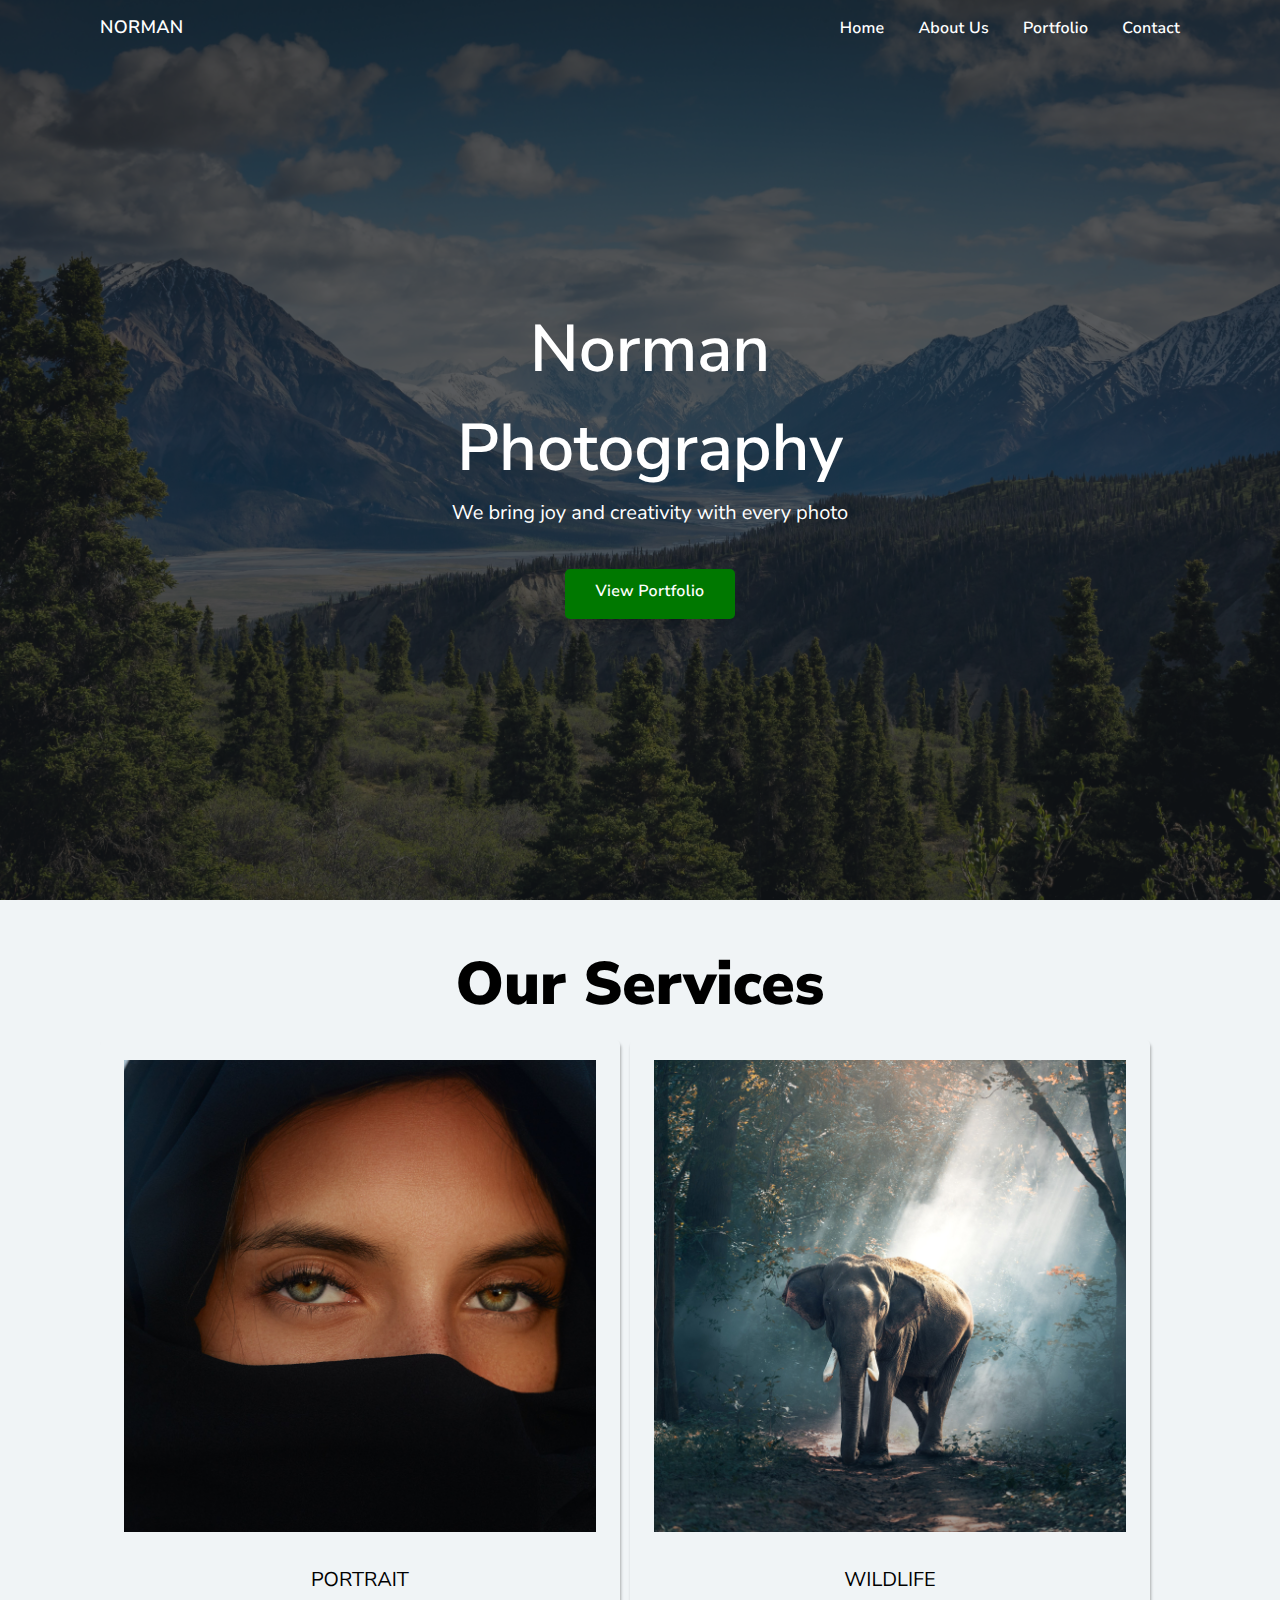
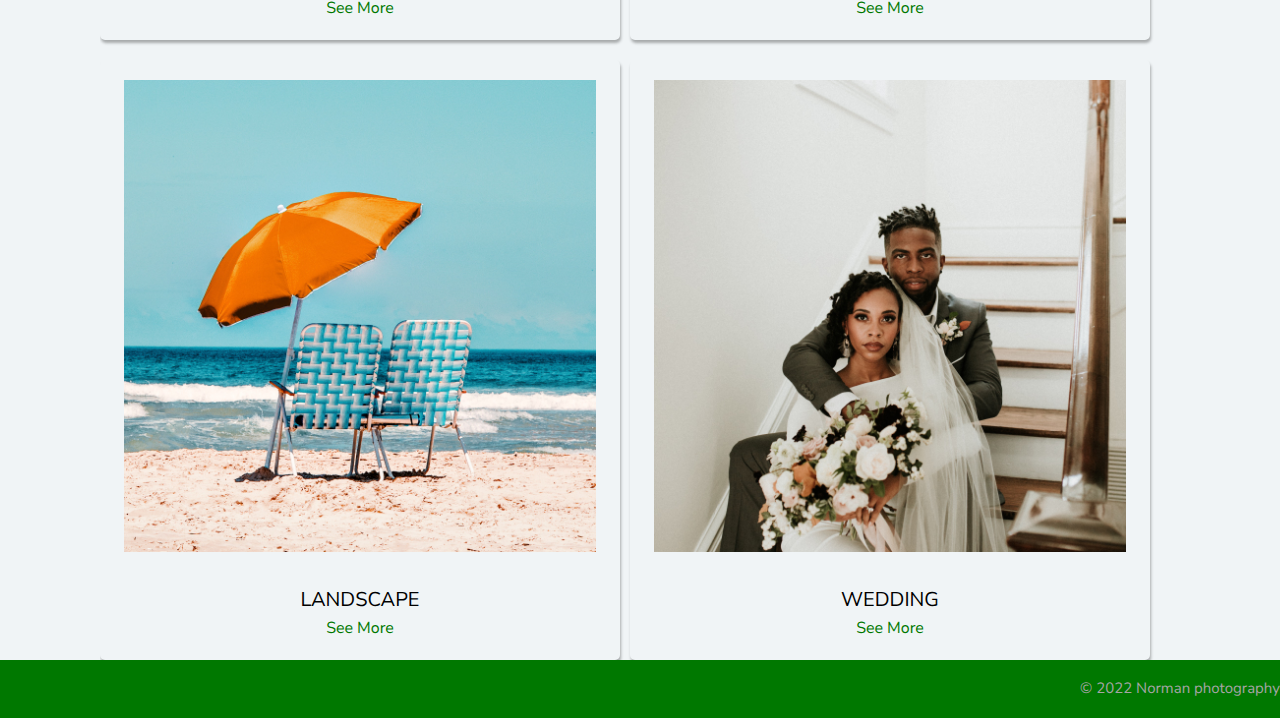
<file: index.html>
<!DOCTYPE html>
<html lang="en" dir="ltr">

<head>
    <meta charset="UTF-8">
    <meta name="viewport" content="width=device-width, intial scale=1.0">
    <meta name="author" content="Team">
    <meta name="description" content="Norman">
    <meta name="keywords" content="pictures, photos, photography">
    <link rel="preconnect" href="https://fonts.googleapis.com">
    <link rel="preconnect" href="https://fonts.gstatic.com" crossorigin>
    <link rel="stylesheet" href="https://fonts.googleapis.com/css2?family=Nunito+Sans:wght@400;600;700&display=swap">
    <link rel="stylesheet" href="https://cdnjs.cloudflare.com/ajax/libs/font-awesome/6.2.0/css/all.min.css"
        integrity="sha512-xh6O/CkQoPOWDdYTDqeRdPCVd1SpvCA9XXcUnZS2FmJNp1coAFzvtCN9BmamE+4aHK8yyUHUSCcJHgXloTyT2A=="
        crossorigin="anonymous" referrerpolicy="no-referrer" />
    <title>Norman</title>
    <link rel="shortcut icon" href="assets/img/favicon.png?v=2" type="image/x-icon">
    <link rel="stylesheet" href="assets/style/index.css" media="screen">
    <script src="assets/script/index.js" defer></script>
</head>

<body>
    <main>
        <header>
            <div class="container flexbox">
                <div class="title">
                    <h1>Norman</h1>
                </div>
                <nav>
                    <ul>
                        <li><a href="#">Home</a></li>
                        <li><a href="#">About Us</a></li>
                        <li><a href="#">Portfolio</a></li>
                        <li><a href="#">Contact</a></li>
                    </ul>
                </nav>

                <div class="menu-bar">
                    <nav>
                        <ul>
                            <li class="toggle"><a href="#"><i class="fa-solid fa-bars"></i></a></li>
                        </ul>
                    </nav>
                </div>
            </div>
        </header>

        <section>
            <div class="hero-image">
                <div class="overlay"></div>
                <div class="hero-text">
                    <h2>Norman Photography</h2>
                    <p>We bring joy and creativity with every photo</p>
                    <a href="#" id="portfolio">View Portfolio</a>
                </div>
            </div>
        </section>

        <section id="services">
            <div class="container section-heading">
                <h3>Our Services</h3>
            </div>
        </section>

        <section class="container flexbox">
            <div class="row">
                <div class="column">
                    <div class="image image1">
                        <img src="./assets/img/portrait.jpg" alt="portrait">
                    </div>
                    <h3>Portrait</h3>
                    <div class="button">
                        <a href="#">See More</a>
                    </div>
                </div>
                <div class="column">
                    <div class="image image2">
                        <img src="./assets/img/wildlife.jpg" alt="wildlife">
                    </div>
                    <h3>Wildlife</h3>
                    <div class="button">
                        <a href="#">See More</a>
                    </div>
                </div>
                <div class="column">
                    <div class="image image3">
                        <img src="./assets/img/beach.jpg" alt="beach">
                    </div>
                    <h3>Landscape</h3>
                    <div class="button">
                        <a href="#">See More</a>
                    </div>
                </div>
                <div class="column">
                    <div class="image image4">
                        <img src="./assets/img/wedding.jpg" alt="beach">
                    </div>
                    <h3>wedding</h3>
                    <div class="button">
                        <a href="#">See More</a>
                    </div>
                </div>
            </div>
        </section>
        <!-- footer-part -->
        <footer>
            <div class="footer">
                <div class="contact-info">
                    <div class="icon">
                        <a href="https://github.com/GabeNicholauson/final-project"><i
                                class="fa-brands fa-github"></i></a>
                        <a href="https://www.facebook.com/"><i class="fa-brands fa-facebook"></i></a>
                        <a href="https://twitter.com/home?lang=en-ca"><i class="fa-brands fa-twitter"></i></a>
                        <a href="#"><i class="fa-solid fa-envelope"></i></a>
                    </div>
                </div>
                <p id="copyright">© 2022 Norman photography</p>
            </div>
        </footer>
    </main>
</body>

</html>
</file>
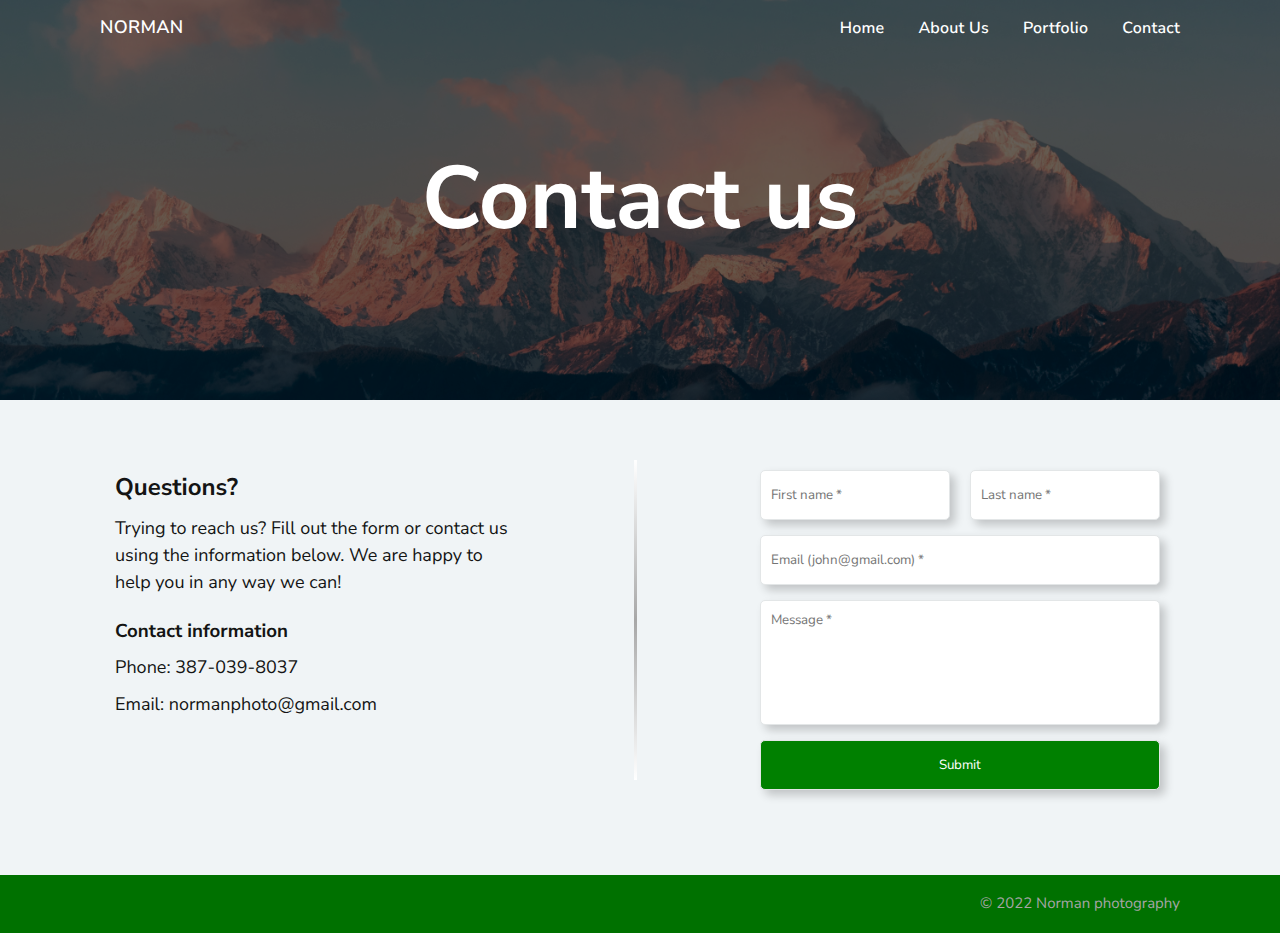
<file: contact.html>
<!DOCTYPE html>
<html lang="en" dir="ltr">
    <head>
        <meta charset="UTF-8">
        <meta name="viewport" content="width=device-width, intial scale=1.0">
        <meta name="author" content="Team">
        <meta name="description" content="Norman">
        <meta name="keywords" content="pictures, photos, photography">
        <link rel="preconnect" href="https://fonts.googleapis.com">
        <link rel="preconnect" href="https://fonts.gstatic.com" crossorigin>
        <link rel="stylesheet" href="https://fonts.googleapis.com/css2?family=Nunito+Sans:wght@400;600;700&display=swap" >
        <link rel="stylesheet" href="https://cdnjs.cloudflare.com/ajax/libs/font-awesome/6.2.0/css/all.min.css" 
            integrity="sha512-xh6O/CkQoPOWDdYTDqeRdPCVd1SpvCA9XXcUnZS2FmJNp1coAFzvtCN9BmamE+4aHK8yyUHUSCcJHgXloTyT2A==" 
            crossorigin="anonymous" referrerpolicy="no-referrer" />
        <title>Norman</title>
        <link rel="shortcut icon" href="assets/img/favicon.png?v=2" type="image/x-icon">
        <link rel="stylesheet" href="assets/style/contact.css" media="screen">
        <script src="assets/script/contact.js" defer></script>
    </head>
    <body>
        <main>
            <header>
                <div class="container flexbox">
                    <div class="title"><h1>Norman</h1></div>
                    <nav>
                        <ul>
                            <li><a href="./index.html">Home</a></li>
                            <li><a href="#">About Us</a></li>
                            <li><a href="./index.html#services">Portfolio</a></li>
                            <li><a href="./contact.html">Contact</a></li>
                        </ul>
                    </nav>
                    
                    <div class="menu-bar">
                        <nav>
                            <ul>
                                <li class="toggle"><a href="#"><i class="fa-solid fa-bars"></i></a></li>
                            </ul>
                        </nav>
                    </div>
                </div>
            </header>

            <section class="hero-banner">
                <div class="container hero-text">
                    <h2>Contact us</h2>
                </div>
            </section>

            <section class="contact-info">
                <div class="container">
                    <div class="contact flexbox">
                        <div class="info">
                            <article>
                                <h2>Questions?</h2>
                                <p>
                                    Trying to reach us? Fill out the form or 
                                    contact us using the information below. We 
                                    are happy to help you in any way we can!
                                </p>
        
                                <h3>Contact information</h3>
                                <p>Phone: 387-039-8037</p>
                                <p>Email: normanphoto@gmail.com</p>
                            </article>
                        </div>

                        <div class="divide"></div>

                        <form class="contact-form flexbox">
                            <div class="names flexbox">
                                <input type="text" class="first-name" placeholder="First name *">
                                <input type="text" class="last-name" placeholder="Last name *">
                            </div>
                            
                            <input type="email" class="email" placeholder="Email (john@gmail.com) *">
                            <textarea placeholder="Message *" name="message" class="message"></textarea>
                            <input type="submit" class="send" value="Submit">
                            
                            <p class="form-status"></p>
                        </form>
                    </div>
                </div>
            </section>

            <footer>
                <div class="container footer">
                    <div class="contact-info">
                        <div class="icon">
                            <a href="https://github.com/GabeNicholauson/final-project"><i
                                    class="fa-brands fa-github"></i></a>
                            <a href="https://www.facebook.com/"><i class="fa-brands fa-facebook"></i></a>
                            <a href="https://twitter.com/home?lang=en-ca"><i class="fa-brands fa-twitter"></i></a>
                            <a href="#"><i class="fa-solid fa-envelope"></i></a>
                        </div>
                    </div>
                    <p id="copyright">© 2022 Norman photography</p>
                </div>
            </footer>
        </main>
    </body>
</html>
</file>
<file: assets/style/index.css>
@import './reset.css';

:root {
    --app-dark-bg:#1a1d28;
    --app-light-bg: #f2f4f6;
    --app-green-hover: #006d00;
    --app-light-green: #007800;
    --app-light-bg: #f0f4f6;
    --app-border-radius: 5px;
}

html {
    scroll-behavior: smooth;
    transition: all 0.25s ease-in-out;
}

body {
    background-color: var(--app-light-bg);
    height: 100vh;
}

.container {
    width: min(100% - 30px, 1080px);
    margin-inline: auto;
}

/* -------------------------------- */
/* Header                           */
/* -------------------------------- */

header {
    width: 100%;
    height: 56px;
    background-color: transparent;
    overflow: hidden;
    position: absolute;
    z-index: 333;
}
  
.flexbox {
    display: flex;
}

.title {
    width: 40%;
    height: 36px;
}

.title h1 {
    font-size: 18px;
    font-weight: 600;
    color: #fff;
    line-height: 56px;
    text-transform: uppercase;
    letter-spacing: 0.3px;
}

nav {
    width: 60%;
    text-align: right;
}

nav ul {
    list-style: none;
}

nav ul li {
    display: inline;
    line-height: 56px;
    cursor: default;
}

nav ul li a {
    font-size: 16px;
    color: #fff;
    font-weight: 600;
    text-decoration: none;
    letter-spacing: 0.2px;
    cursor: pointer;
}

nav ul li a:hover {
    text-decoration: underline;
}

.menu-bar nav ul li.toggle {
    display: none;
    text-align: right;
}

nav ul li + li {
    margin-left: 30px;
}

/* -------------------------------- */
/* Section-Hero Image               */
/* -------------------------------- */
  
.hero-image {
    background: #fff url("../img/banner\ \(6\).jpg") center center / cover no-repeat;
    height: 100vh;
    position: relative;
}
  
.overlay {
    min-height: 100vh;
    background-color: rgb(20 24 28 / 0.7);
}
  
.hero-text {
    text-align: center;
    position: absolute;
    top: 50%;
    left: 50%;
    transform: translate( -50%, -50%);
    color: #fff;
    margin: auto 10px;
    transition: all 0.3s ease-in-out;
}
  
.hero-text h2 {
    margin-top: 20px;
    font-size: 66px;
    font-weight: 600;
    letter-spacing: -0.2px;
}
  
.hero-text p {
    font-size: 20px;
    font-weight: 400;
    text-align: center;
}
  
.hero-text a {
    width: 170px;
    height: 50px;
    border: none;
    outline: none;
    display: inline-block;
    font-size: 16px;
    font-weight: 600;
    padding: 10px 25px;
    margin-top: 40px;
    color: #fff;
    text-decoration: none;
    letter-spacing: 0.3px;
    background-color: var(--app-light-green);
    text-align: center;
    cursor: pointer;
    border-radius: var(--app-border-radius);
    box-shadow: rgba(0, 0, 0, 0.1) 0px 26px 30px -10px, rgba(0, 0, 0, 0.1) 0px 16px 10px -10px;
    transition: background-color 0.25s ease-in-out;
    
}

.hero-text a i {
    font-size: 18px;
}

.hero-text a i {
    font-size: 18px;
}

  
.hero-text a:hover {
    background-color: var(--app-green-hover);
    color: #fff;
}


/* Section */
section .section-heading {
    width: 100%;
    text-align: center;
    margin-top: 40px;
}
  
section .section-heading h3 {
    text-align: center;
    font-size: 60px;
    font-weight: 900;
    color: #000;
}

/* -------------------------------- */
/* Section-center                   */
/* -------------------------------- */

section div.row {
    display: flex;
    flex-direction: row;
    flex-wrap: wrap;
    gap: 10px;
    margin-inline: auto;
    text-align: center;
    min-width:  calc(25% - 15px, 1080px);
    overflow: hidden;
}
  
.column {
    width: 520px;
    min-width: 140px;
    height: 600px;
    border-radius: 5px;
    text-align: left;
    margin-top: 10px;
    padding: 20px 24px 20px 24px;
    border-radius: 5px;
    background-color: none;
    border: none;
    box-shadow: 1px 3px 3px rgb(0 0 0 / 0.3);
    display: flex;
    flex-direction: column;
    overflow: hidden;
    cursor: pointer;
}

.image {
    width:100%;
    height: 500px;
    text-align: center;
    border: none;
}

.column > h3 {
    font-size: 20px;
    font-weight: 400;
    text-transform: uppercase;
    margin-top: 10px;
    color: #000;
    text-align: center;
}

.column:hover {
    border: 1px solid rgba(255, 255, 255, .2);
    box-shadow: 1px 1px 4px rgba(99, 98, 98, 0.2);
}

img {
    max-width: 100%;
    max-height: 100%;
    display: block;
    margin-inline: auto;
}

.column .button {
    margin-inline: auto;
}

.column .button a {
    text-decoration: none;
    color: var(--app-light-green);
}

/* -------------------------------- */
/* footer                           */
/* -------------------------------- */

/*              
Footer-part */
footer {
    background-color: var(--app-light-green);
}

div.footer {
    display: flex;
    justify-content: space-between;
    color: var(--app-light-bg);
    font-size: 20px;
    font-weight: 400;
}

.icon{
    padding: 10px;
    display: flex;
    justify-content: center;
    align-items: center;
}

#copyright {
    color: #a6a6a6;
    font-size: 15px;  
    display: flex;
    justify-content: end; 
    align-self: center;
}

i.fa-brands, i.fa-envelope{
    font-size: 25px;
    margin-left: 10px;
}

a {
    text-decoration: none;
    color: var(--app-light-bg);
}


a:active {
    color: var(--app-dark-bg);
}

/* Media queries                    */
/* -------------------------------- */

/* 1200px and down */
@media (max-width: 1200px) {

    section .hero-text h2 {
      font-size: 57px;
    } 
}

@media (max-width: 960px) {
        
    section .hero-text h2 {
        font-size: 44px;
        font-weight: 600;
    } 

    .hero-text p {
        font-size: 18px;
        font-weight: 400;
        text-align: center;
    }
}

/* 800px and down */
@media (max-width: 800px) {

    .hero-image {
        height: 90vh;
        position: relative;
    }
    
    .overlay {
        min-height: 90vh;
        background-color: rgb(20 24 28 / 0.8);
    }
        
    section .hero-text h2 {
        font-size: 38px;
        font-weight: 400;
    } 

    .hero-text p {
        font-size: 16px;
        font-weight: 400;
        text-align: center;
    }

    nav ul li, .contact {
        display: none;
    }

    .menu-bar nav ul li.toggle {
        display: block;
        margin: 0 0 0 190px;
        text-align: right;
    }

    .column {
        width: 750px;
        height: 600px;
    }
}

/* 680px and down */
@media (max-width: 680px) {

    .hero-image {
        height: 90vh;
        position: relative;
    }
    
    .overlay {
        min-height: 90vh;
        background-color: rgb(20 24 28 / 0.8);
    }

    section .hero-text h2 {
        font-size: 28px;
        font-weight: 400;
    } 

    .column {
        width: 600px;
        height: 600px;
    }
}

/* 500px and down */
@media (max-width: 500px) {

    .hero-image {
        height: 80vh;
        position: relative;
    }
    
    .overlay {
        min-height: 80vh;
        background-color: rgb(20 24 28 / 0.8);
    }
        
    section .hero-text h2  {
        font-size: 26px;
        font-weight: 600;
        line-height: 34px;
    }
        
    .hero-text p {
        font-size: 14px;
        font-weight: 400;
        letter-spacing: 0.2px;
    }

    .column {
        width: 500px;
        height: 550px;
    }

}
</file>
<file: assets/style/contact.css>
@import './reset.css';

:root {
    --app-dark-bg:#1a1d28;
    --app-light-bg: #f2f4f6;
    --app-green-hover: #007100;
    --app-light-green: #008000;
    --app-light-bg: #f0f4f6;
    --app-border-radius: 5px;
}

html {
    scroll-behavior: smooth;
    transition: all 0.25s ease-in-out;
}

body {
    background-color: var(--app-light-bg);
    height: 100vh;
}

.container {
    width: min(100% - 30px, 1080px);
    margin-inline: auto;
}

/* -------------------------------- */
/* Header                           */
/* -------------------------------- */

header {
    width: 100%;
    height: 56px;
    background-color: transparent;
    overflow: hidden;
    position: absolute;
    z-index: 333;
}
  
.flexbox {
    display: flex;
}

.title {
    width: 40%;
    height: 36px;
}

.title h1 {
    font-size: 18px;
    font-weight: 600;
    color: #fff;
    line-height: 56px;
    text-transform: uppercase;
    letter-spacing: 0.3px;
}

nav {
    width: 60%;
    text-align: right;
}

nav ul {
    list-style: none;
}

nav ul li {
    display: inline;
    line-height: 56px;
    cursor: default;
}

nav ul li a {
    font-size: 16px;
    color: #fff;
    font-weight: 600;
    text-decoration: none;
    letter-spacing: 0.2px;
    cursor: pointer;
}

nav ul li a:hover {
    text-decoration: underline;
}

.menu-bar nav ul li.toggle {
    display: none;
    text-align: right;
}

nav ul li + li {
    margin-left: 30px;
}

/* -------------------------------- */
/* Hero banner                      */
/* -------------------------------- */

.hero-banner {
    background-image: url('../img/banner\ \(5\).jpg');
    background-position: center;
    background-repeat: no-repeat;
    background-size: cover;
    box-shadow: inset 0 0 0 1000px rgb(0 0 0 / 0.6);
}

section {
    margin-bottom: 50px;
}

.hero-text {
    height: 400px;
    display: grid;
    place-items: center;
    color: #fff;
    font-size: 59px;
    font-weight: 500;
}

/* -------------------------------- */
/* contact                          */
/* -------------------------------- */

.divide {
    width: 3px;
    height: 320px;
    background-image: linear-gradient(#fff, #a7a7a7, #fff);
}

.info article {
    width: 400px;
    height: 100%;
    color: #141414;
}

.contact {
    justify-content: space-between;
    flex-wrap: wrap;
    gap: 20px;
    padding: 10px;
}

.info {
    display: grid;
    place-items: center;
    padding: 10px 5px;
}

article p {
    font-size: 18px;
    font-weight: 400;
    margin-top: 10px;
}

article h3 {
    margin-top: 20px;
}

.contact-form {
    flex-direction: column;
    padding: 10px;
}

.names {
    width: 400px;
    justify-content: space-between;
}

.names input {
    width: calc(50% - 10px);
}

.message {
    resize: none;
}

.contact-form input {
    height: 50px;
}

.message {
    height: 125px;
}

.contact-form input, .message {
    padding: 10px;
    border-radius: var(--app-border-radius);
    border: 1px solid #e3e6e7;
    box-shadow: 5px 5px 10px rgb(0 0 0 / 0.2);
}

.send {
    background-color: var(--app-light-green);
    color: #fff;
    border: none;
}

.send:hover {
    background-color: var(--app-green-hover);
}

.names, .email, .message, .send {
    margin-bottom: 15px;
}

/* -------------------------------- */
/* footer                           */
/* -------------------------------- */

footer {
    background-color: var(--app-green-hover);
    width: 100%;
    margin-top: 20px;
}

div.footer {
    display: flex;
    justify-content: space-between;
    color: var(--app-light-bg);
    font-size: 20px;
    font-weight: 400;
}

.icon{
    padding: 10px;
    display: flex;
    justify-content: center;
    align-items: center;
}

#copyright {
    color: #a6a6a6;
    font-size: 15px;  
    display: flex;
    justify-content: end; 
    align-self: center;
}

i.fa-brands, i.fa-envelope{
    font-size: 25px;
    margin-left: 10px;
}

a {
    text-decoration: none;
    color: var(--app-light-bg);
}


a:active {
    color: var(--app-dark-bg);
}

/* -------------------------------- */
/* Media queries                    */
/* -------------------------------- */
@media (max-width: 880px) {

    nav ul li {
        display: none;
    }

    .menu-bar nav ul li.toggle {
        display: block;
        margin: 0 0 0 190px;
        text-align: right;
    }

    .divide {
        display: none;
    }

    .contact {
        justify-content: center;
    }
}

/* 500px and down */
@media (max-width: 500px) {

    .names {
        width: 380px;
        justify-content: space-between;
    }

    .contact-form {
        width: 400px;
    } 

    .info {
       width: 400px;
       height: 300px;
    }

    .info article p {
        text-align: left;
      text-justify: inter-word;
    }
}
</file>
